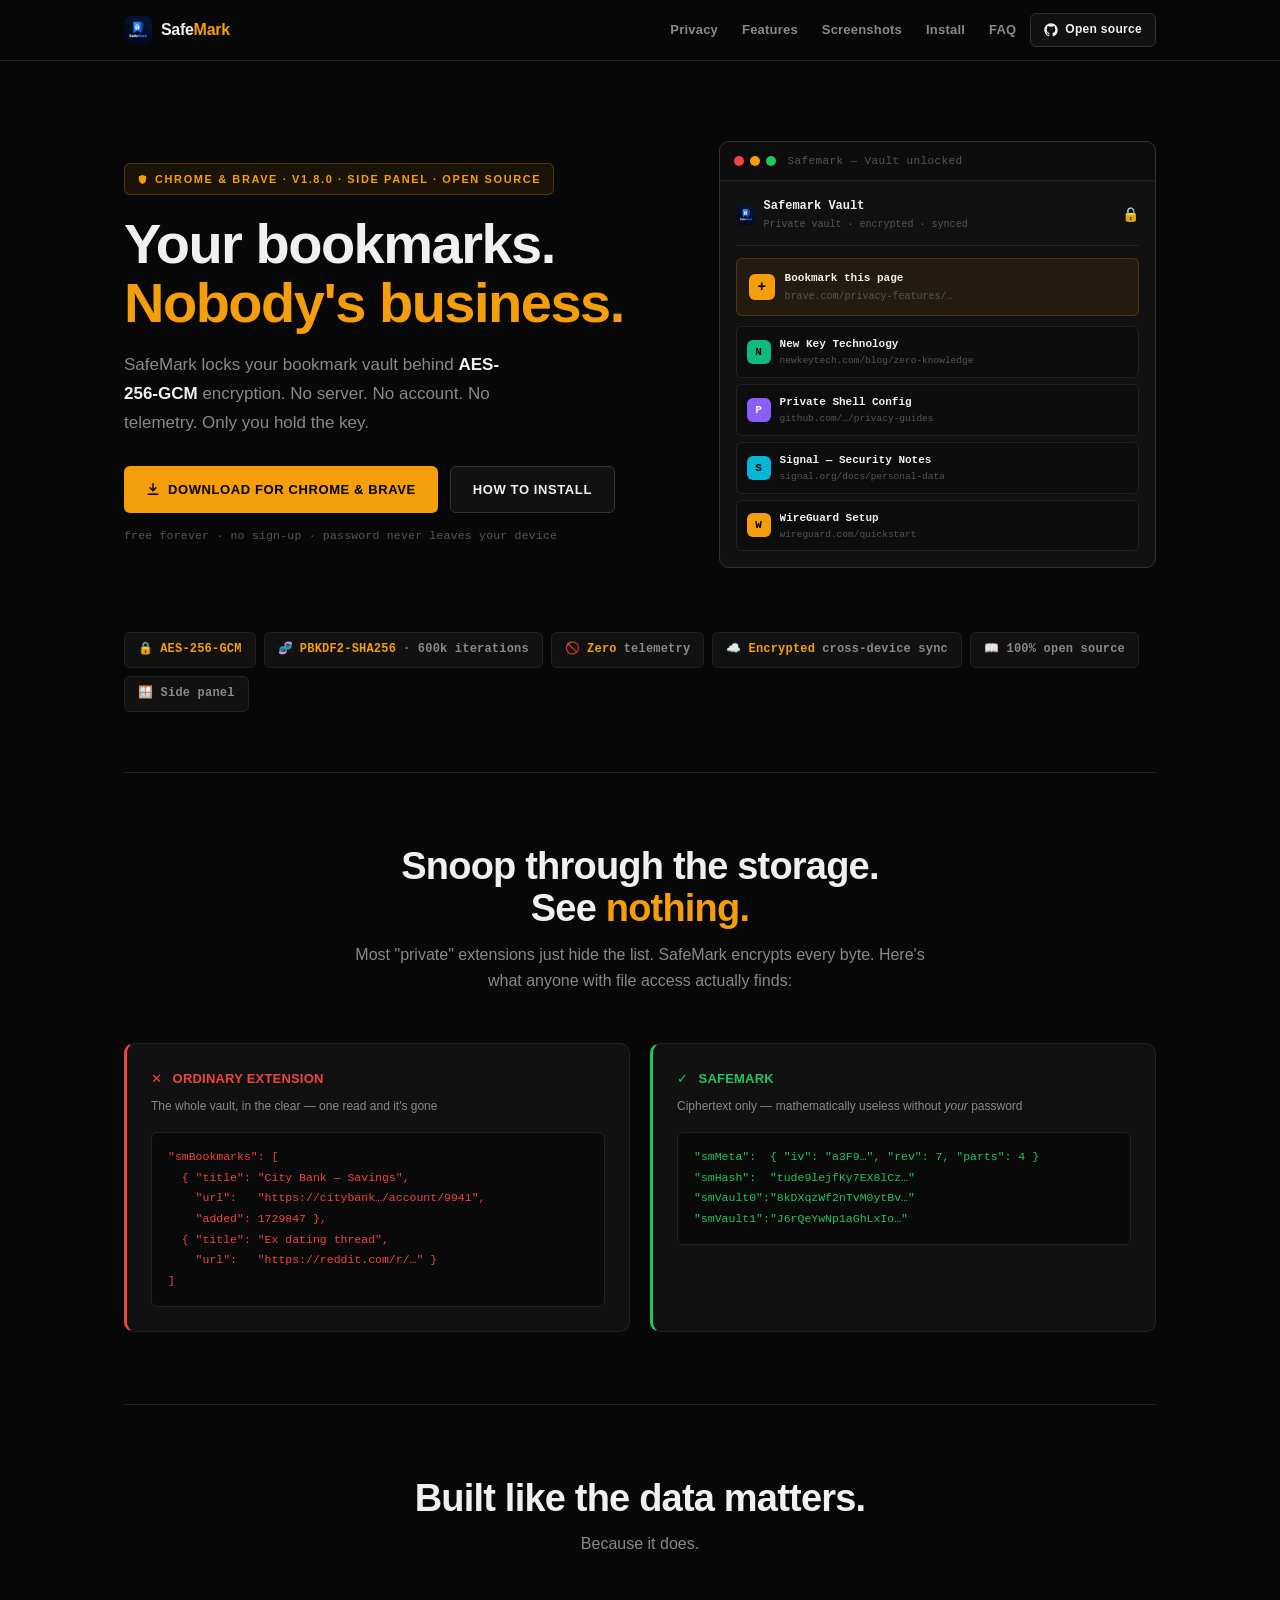
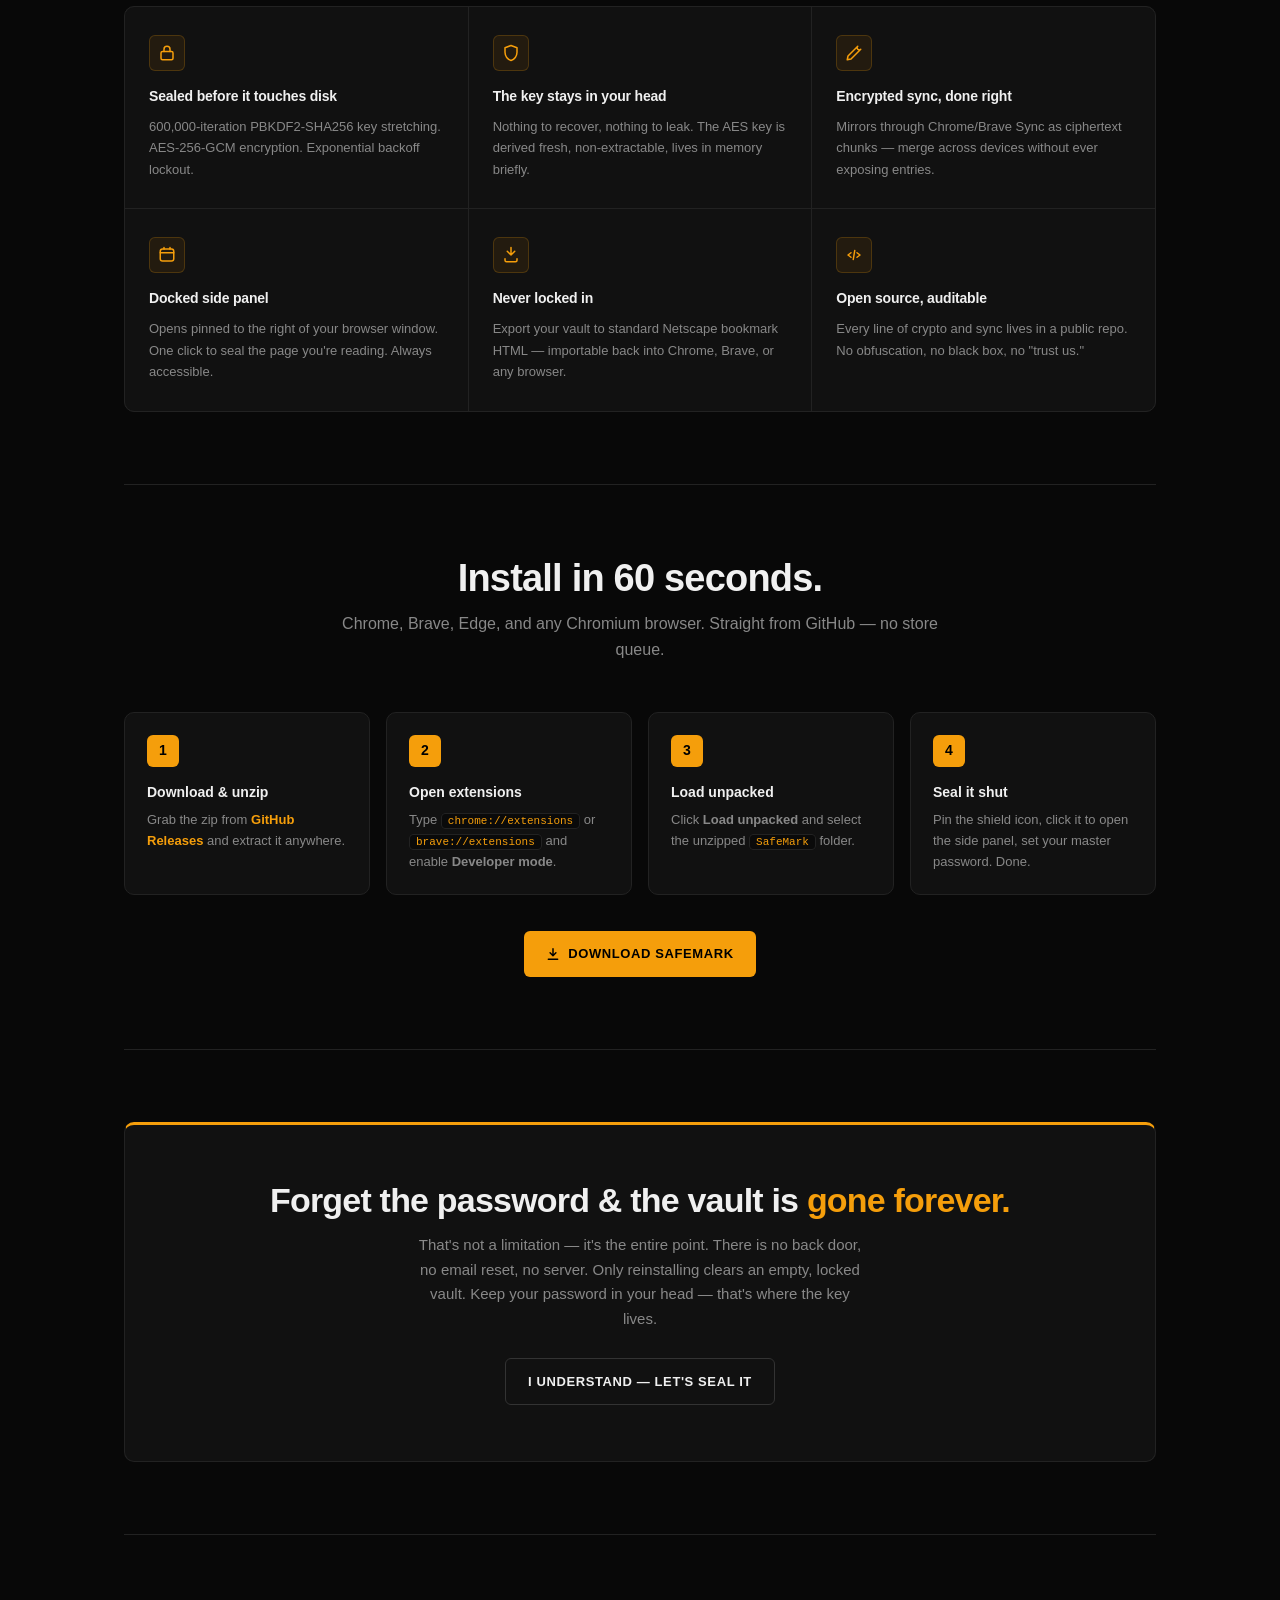
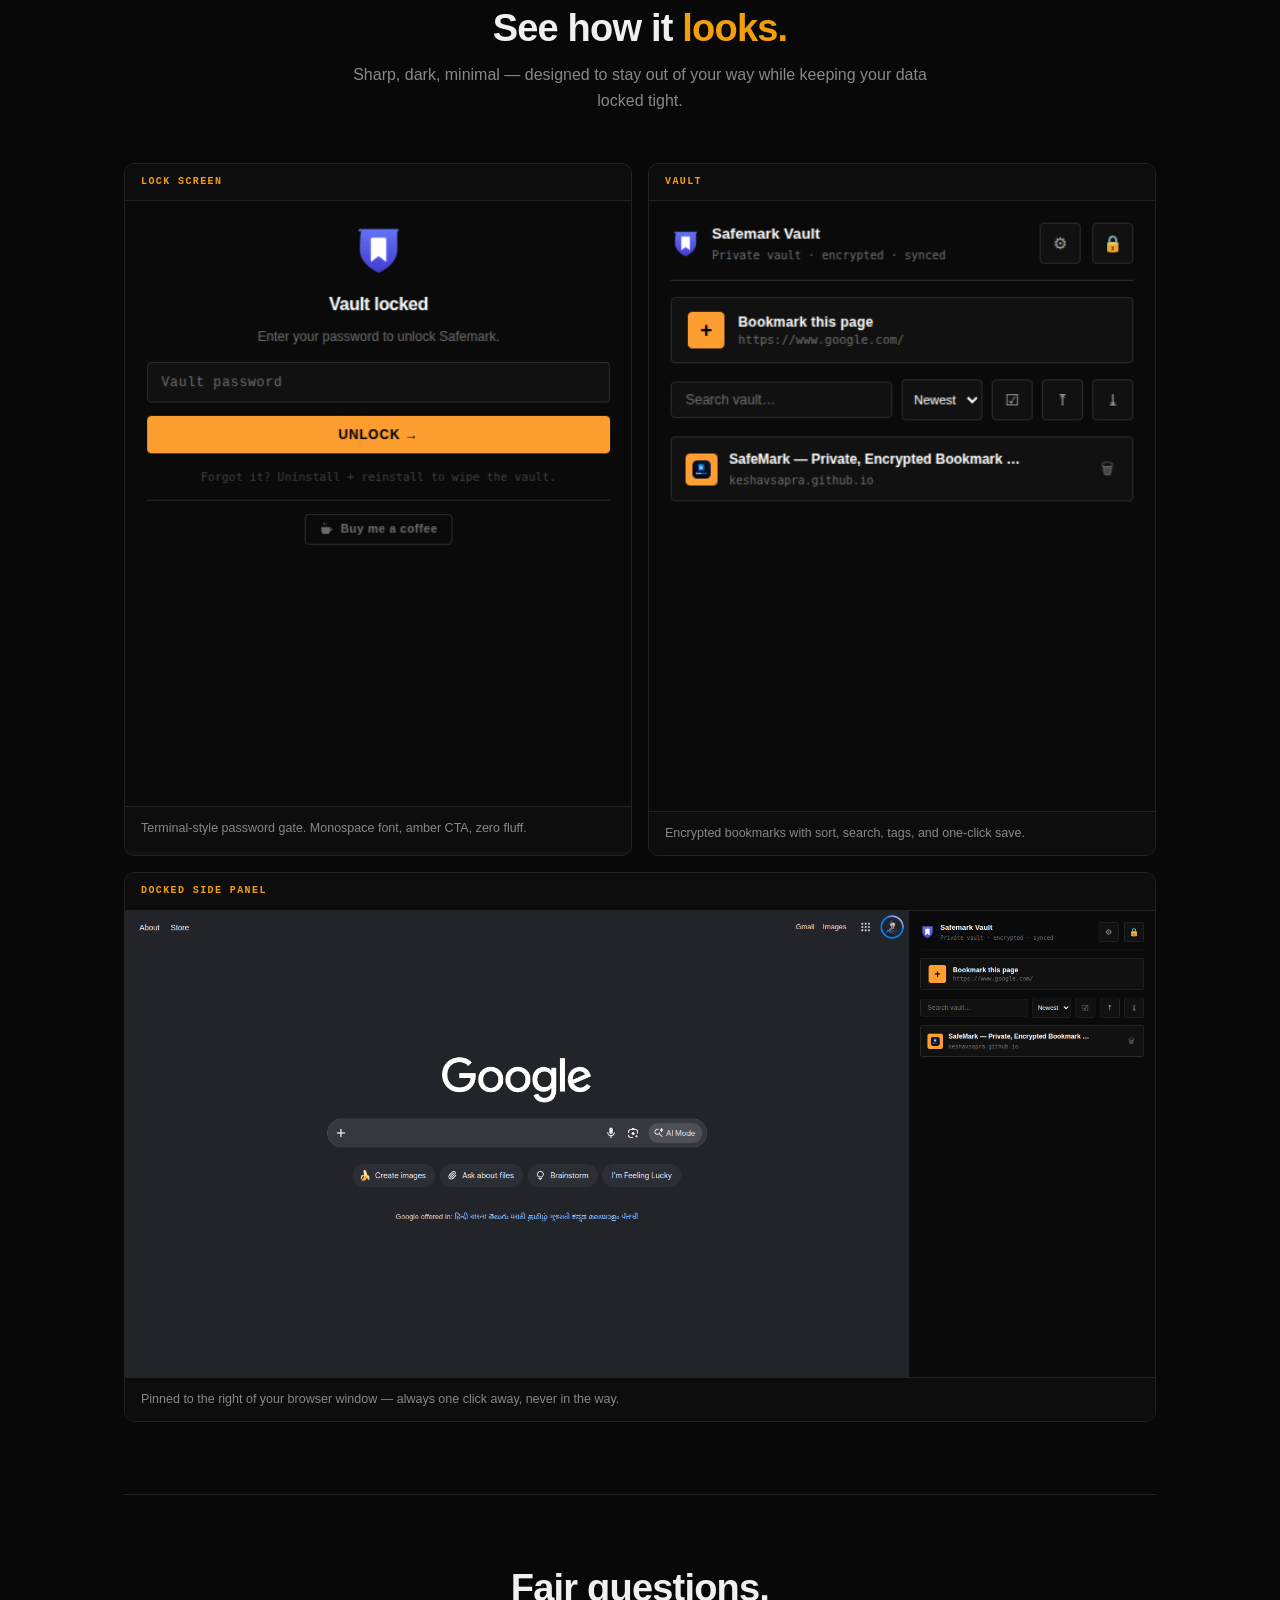
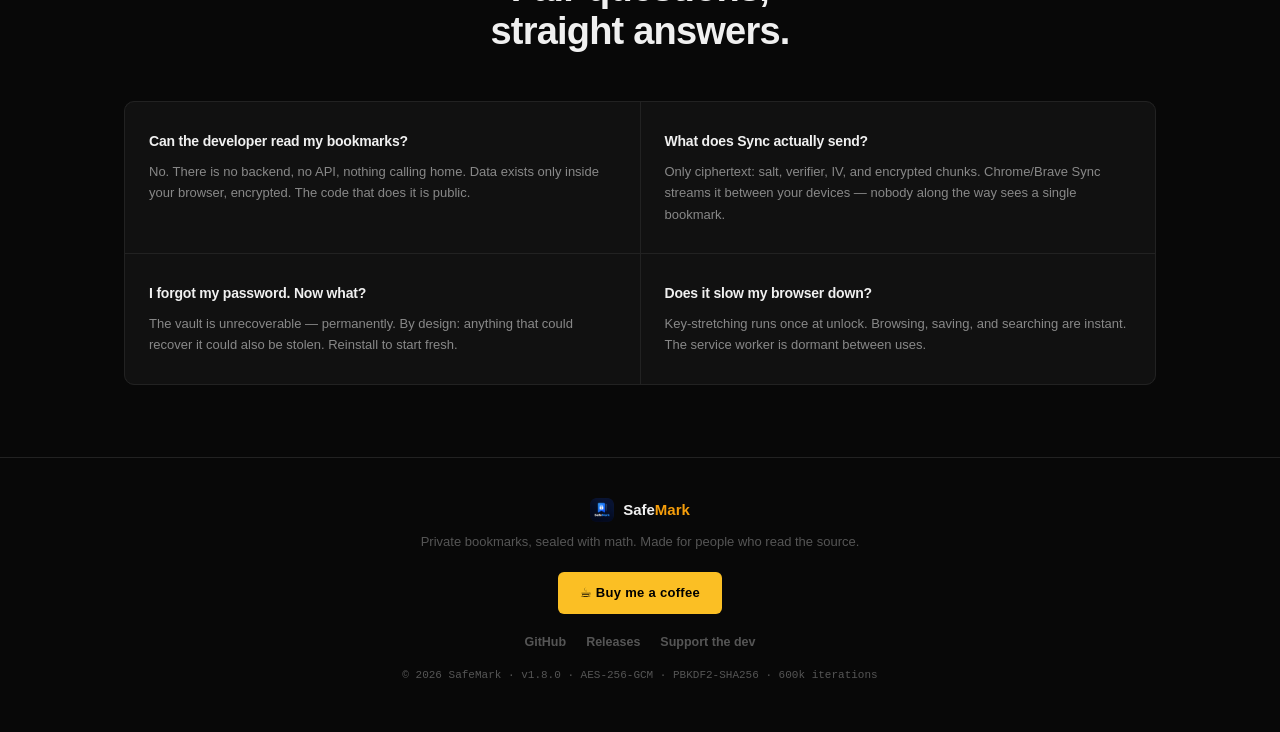
<file: docs/index.html>
<!DOCTYPE html>
<html lang="en">
<head>
<meta charset="utf-8">
<meta name="viewport" content="width=device-width, initial-scale=1">
<title>SafeMark — Private, Encrypted Bookmark Vault</title>
<meta name="description" content="SafeMark seals your bookmarks with AES-256-GCM encryption. Your password never leaves your head. Free, open-source, Chrome & Brave side panel extension.">
<link rel="icon" type="image/png" sizes="64x64" href="assets/favicon-64.png">
<link rel="icon" type="image/png" sizes="32x32" href="assets/favicon-32.png">
<link rel="icon" type="image/png" sizes="16x16" href="assets/favicon-16.png">
<link rel="apple-touch-icon" href="assets/logo-128.png">
<style>
  /* ══════════ SAFEMARK SITE · Hallmark-philosophy design ══════════ */
  :root {
    --bg:      #080808;
    --surface: #111111;
    --surface2:#161616;
    --border:  #222222;
    --border2: #333333;
    --text:    #f0f0f0;
    --muted:   #555555;
    --mid:     #888888;
    --amber:   #F59E0B;
    --amber-d: #D97706;
    --amber-lo:rgba(245,158,11,0.08);
    --green:   #22c55e;
    --red:     #ef4444;
    --r:       6px;
    --r-lg:    10px;
  }

  *, *::before, *::after { box-sizing: border-box; margin: 0; padding: 0; }
  html { scroll-behavior: smooth; }

  body {
    background: var(--bg);
    color: var(--text);
    font: 15px/1.65 "Helvetica Neue", Helvetica, Arial, system-ui, sans-serif;
    -webkit-font-smoothing: antialiased;
    overflow-x: hidden;
  }

  ::selection { background: rgba(245,158,11,0.3); }

  .wrap {
    max-width: 1080px;
    margin: 0 auto;
    padding: 0 24px;
  }

  /* ── NAV ── */
  nav {
    position: sticky;
    top: 0;
    z-index: 50;
    background: rgba(8,8,8,0.95);
    border-bottom: 1px solid var(--border);
  }
  nav .wrap {
    display: flex;
    align-items: center;
    gap: 14px;
    height: 60px;
  }
  .brand {
    display: flex;
    align-items: center;
    gap: 9px;
    font-weight: 800;
    font-size: 16px;
    letter-spacing: -0.3px;
    text-decoration: none;
    color: var(--text);
  }
  .brand img { width: 28px; height: 28px; border-radius: var(--r); }
  .brand b { color: var(--amber); }

  .nav-links {
    margin-left: auto;
    display: flex;
    align-items: center;
    gap: 24px;
  }
  .nav-links a {
    color: var(--mid);
    text-decoration: none;
    font-size: 13px;
    font-weight: 600;
    letter-spacing: 0.2px;
    transition: color 0.15s;
  }
  .nav-links a:hover { color: var(--text); }

  .nav-gh {
    display: flex;
    align-items: center;
    gap: 7px;
    background: var(--surface);
    border: 1px solid var(--border2);
    padding: 6px 13px;
    border-radius: var(--r);
    color: var(--text);
    text-decoration: none;
    font-size: 12px;
    font-weight: 700;
    letter-spacing: 0.3px;
    transition: border-color 0.15s, background 0.15s;
  }
  .nav-gh:hover { border-color: var(--amber); background: var(--surface2); }

  @media (max-width: 720px) { .nav-links { display: none; } }

  /* ── HERO ── */
  .hero {
    display: grid;
    grid-template-columns: 1.1fr 0.9fr;
    gap: 60px;
    align-items: center;
    padding: 80px 0 64px;
  }
  @media (max-width: 900px) {
    .hero { grid-template-columns: 1fr; padding-top: 48px; text-align: center; }
    .hero-right { display: none; }
  }

  .kicker {
    display: inline-flex;
    align-items: center;
    gap: 7px;
    background: var(--amber-lo);
    border: 1px solid rgba(245,158,11,0.25);
    color: var(--amber);
    font-size: 11px;
    font-weight: 800;
    letter-spacing: 1.6px;
    text-transform: uppercase;
    padding: 6px 12px;
    border-radius: var(--r);
    margin-bottom: 20px;
  }

  h1 {
    font-size: clamp(36px, 5vw, 56px);
    line-height: 1.05;
    letter-spacing: -1.5px;
    font-weight: 900;
  }
  h1 .amber { color: var(--amber); }

  .lead {
    color: var(--mid);
    font-size: 17px;
    line-height: 1.7;
    margin: 18px 0 28px;
    max-width: 42ch;
  }
  @media (max-width: 900px) { .lead { margin-inline: auto; } }

  /* CTA buttons */
  .cta { display: flex; gap: 12px; flex-wrap: wrap; }
  @media (max-width: 900px) { .cta { justify-content: center; } }

  .btn {
    display: inline-flex;
    align-items: center;
    gap: 8px;
    padding: 12px 22px;
    border-radius: var(--r);
    font-weight: 700;
    font-size: 13px;
    letter-spacing: 0.6px;
    text-transform: uppercase;
    text-decoration: none;
    transition: background 0.15s, border-color 0.15s, transform 0.12s;
    cursor: pointer;
    border: none;
  }
  .btn:active { transform: scale(0.98); }

  .btn-primary {
    background: var(--amber);
    color: #000;
  }
  .btn-primary:hover { background: var(--amber-d); }

  .btn-ghost {
    background: var(--surface);
    border: 1px solid var(--border2);
    color: var(--text);
  }
  .btn-ghost:hover { border-color: var(--amber); }

  .meta-note {
    margin-top: 14px;
    font-size: 11.5px;
    color: var(--muted);
    font-family: ui-monospace, Menlo, monospace;
    letter-spacing: 0.2px;
  }

  /* ── TERMINAL MOCKUP (right side of hero) ── */
  .terminal {
    background: var(--surface);
    border: 1px solid var(--border2);
    border-radius: var(--r-lg);
    overflow: hidden;
    font-family: ui-monospace, "Cascadia Code", Menlo, monospace;
  }
  .term-bar {
    display: flex;
    align-items: center;
    gap: 6px;
    padding: 10px 14px;
    background: #0d0d0d;
    border-bottom: 1px solid var(--border);
  }
  .term-dot {
    width: 10px; height: 10px;
    border-radius: 50%;
    background: var(--border2);
  }
  .term-dot.r { background: #ef4444; }
  .term-dot.y { background: #F59E0B; }
  .term-dot.g { background: #22c55e; }
  .term-title {
    margin-left: 6px;
    font-size: 11px;
    color: var(--muted);
    letter-spacing: 0.4px;
  }
  .term-body { padding: 16px; }

  /* vault header row */
  .vault-header {
    display: flex;
    align-items: center;
    gap: 8px;
    padding-bottom: 12px;
    border-bottom: 1px solid var(--border);
    margin-bottom: 12px;
  }
  .vault-header img { width: 20px; height: 20px; border-radius: 3px; }
  .vault-title { font-size: 12px; font-weight: 700; color: var(--text); }
  .vault-sub { font-size: 10px; color: var(--muted); }
  .vault-lock { margin-left: auto; font-size: 14px; }

  /* save row */
  .save-row {
    display: flex;
    align-items: center;
    gap: 10px;
    padding: 10px 12px;
    background: var(--amber-lo);
    border: 1px solid rgba(245,158,11,0.2);
    border-radius: var(--r);
    margin-bottom: 10px;
  }
  .save-plus {
    width: 26px; height: 26px;
    background: var(--amber);
    color: #000;
    border-radius: var(--r);
    display: flex;
    align-items: center;
    justify-content: center;
    font-size: 14px;
    font-weight: 800;
    flex-shrink: 0;
  }
  .save-text { display: flex; flex-direction: column; gap: 1px; min-width: 0; }
  .save-text strong { font-size: 11px; font-weight: 700; color: var(--text); }
  .save-text span { font-size: 10px; color: var(--muted); white-space: nowrap; overflow: hidden; text-overflow: ellipsis; }

  /* bookmark items in mockup */
  .bm-list { display: flex; flex-direction: column; gap: 6px; }
  .bm-item {
    display: flex;
    align-items: center;
    gap: 9px;
    padding: 8px 10px;
    background: #0d0d0d;
    border: 1px solid var(--border);
    border-radius: var(--r);
  }
  .bm-av {
    width: 24px; height: 24px;
    border-radius: var(--r);
    display: flex; align-items: center; justify-content: center;
    font-size: 11px; font-weight: 800;
    color: #000;
    flex-shrink: 0;
  }
  .bm-text { min-width: 0; }
  .bm-t { font-size: 11px; font-weight: 600; color: var(--text); white-space: nowrap; overflow: hidden; text-overflow: ellipsis; }
  .bm-u { font-size: 9.5px; color: var(--muted); white-space: nowrap; overflow: hidden; text-overflow: ellipsis; font-family: ui-monospace, monospace; }

  /* ── TRUST STRIP ── */
  .trust {
    display: flex;
    flex-wrap: wrap;
    gap: 8px;
    padding: 0 0 60px;
  }
  .chip {
    display: inline-flex;
    align-items: center;
    gap: 7px;
    background: var(--surface);
    border: 1px solid var(--border);
    border-radius: var(--r);
    padding: 7px 13px;
    font-size: 12px;
    font-weight: 600;
    color: var(--mid);
    font-family: ui-monospace, monospace;
    letter-spacing: 0.2px;
  }
  .chip b { color: var(--amber); }

  /* ── SECTIONS ── */
  section { padding: 72px 0; border-top: 1px solid var(--border); }
  .sec-head { max-width: 600px; margin: 0 auto 48px; text-align: center; }
  h2 {
    font-size: clamp(26px, 3.4vw, 38px);
    letter-spacing: -0.8px;
    font-weight: 900;
    line-height: 1.12;
  }
  h2 .amber { color: var(--amber); }
  .sec-head p { color: var(--mid); margin-top: 12px; font-size: 16px; }

  /* ── CIPHER COMPARISON ── */
  .split {
    display: grid;
    grid-template-columns: 1fr 1fr;
    gap: 20px;
  }
  @media (max-width: 820px) { .split { grid-template-columns: 1fr; } }

  .cipher-card {
    background: var(--surface);
    border: 1px solid var(--border);
    border-left: 3px solid var(--border2);
    border-radius: var(--r-lg);
    padding: 24px;
    min-width: 0;
  }
  .cipher-card.safe { border-left-color: var(--green); }
  .cipher-card.unsafe { border-left-color: var(--red); }

  .cipher-card h3 {
    font-size: 13px;
    font-weight: 800;
    margin-bottom: 4px;
    letter-spacing: 0.2px;
    text-transform: uppercase;
  }
  .cipher-card small { color: var(--mid); font-size: 12px; }

  pre.code {
    margin-top: 14px;
    background: #0a0a0a;
    border: 1px solid var(--border);
    border-radius: var(--r);
    padding: 14px 16px;
    overflow-x: auto;
    font: 11.5px/1.8 ui-monospace, "Cascadia Code", Menlo, monospace;
    color: #22c55e;
  }
  pre.code .bad { color: var(--red); }
  .safe-label { color: var(--green); }
  .unsafe-label { color: var(--red); }

  /* ── FEATURES GRID ── */
  .feat-grid {
    display: grid;
    grid-template-columns: repeat(3, 1fr);
    gap: 1px;
    background: var(--border);
    border: 1px solid var(--border);
    border-radius: var(--r-lg);
    overflow: hidden;
  }
  @media (max-width: 900px) { .feat-grid { grid-template-columns: repeat(2, 1fr); } }
  @media (max-width: 600px) { .feat-grid { grid-template-columns: 1fr; } }

  .feat {
    background: var(--surface);
    padding: 28px 24px;
    transition: background 0.15s;
  }
  .feat:hover { background: var(--surface2); }

  .feat-ico {
    width: 36px; height: 36px;
    border-radius: var(--r);
    background: var(--amber-lo);
    border: 1px solid rgba(245,158,11,0.2);
    display: flex;
    align-items: center;
    justify-content: center;
    margin-bottom: 14px;
  }

  .feat h3 {
    font-size: 14px;
    font-weight: 800;
    margin-bottom: 8px;
    letter-spacing: -0.2px;
  }
  .feat p { color: var(--mid); font-size: 13px; line-height: 1.65; }

  /* ── STEPS ── */
  .steps {
    display: grid;
    grid-template-columns: repeat(4, 1fr);
    gap: 16px;
  }
  @media (max-width: 900px) { .steps { grid-template-columns: repeat(2, 1fr); } }
  @media (max-width: 560px) { .steps { grid-template-columns: 1fr; } }

  .step {
    background: var(--surface);
    border: 1px solid var(--border);
    border-radius: var(--r-lg);
    padding: 22px;
    position: relative;
    transition: border-color 0.15s;
  }
  .step:hover { border-color: var(--amber); }

  .step-n {
    width: 32px; height: 32px;
    border-radius: var(--r);
    background: var(--amber);
    color: #000;
    font-weight: 900;
    font-size: 14px;
    display: flex;
    align-items: center;
    justify-content: center;
    margin-bottom: 14px;
  }
  .step h3 { font-size: 14px; font-weight: 800; margin-bottom: 6px; }
  .step p { color: var(--mid); font-size: 13px; line-height: 1.6; }
  .step code {
    background: #0a0a0a;
    border: 1px solid var(--border);
    padding: 1px 6px;
    border-radius: 4px;
    font: 11px ui-monospace, monospace;
    color: var(--amber);
  }

  /* ── GUARANTEE ── */
  .guarantee {
    text-align: center;
    padding: 56px 30px;
    background: var(--surface);
    border: 1px solid var(--border);
    border-top: 3px solid var(--amber);
    border-radius: var(--r-lg);
  }
  .guarantee h2 { font-size: clamp(24px, 3vw, 34px); }
  .guarantee p { color: var(--mid); max-width: 54ch; margin: 14px auto 26px; font-size: 15px; }

  /* ── FOOTER ── */
  footer {
    border-top: 1px solid var(--border);
    padding: 40px 0 48px;
    text-align: center;
  }
  .foot-brand {
    display: flex;
    align-items: center;
    justify-content: center;
    gap: 9px;
    font-weight: 800;
    font-size: 15px;
    margin-bottom: 8px;
  }
  .foot-brand img { width: 24px; height: 24px; border-radius: var(--r); }
  .foot-brand b { color: var(--amber); }
  footer p { color: var(--muted); font-size: 13px; }

  .bmc {
    display: inline-flex;
    align-items: center;
    gap: 8px;
    margin-top: 20px;
    background: #FBBF24;
    color: #000;
    font-weight: 800;
    font-size: 13px;
    letter-spacing: 0.3px;
    padding: 10px 22px;
    border-radius: var(--r);
    text-decoration: none;
    transition: background 0.15s, transform 0.12s;
  }
  .bmc:hover { background: #F59E0B; }
  .bmc:active { transform: scale(0.98); }

  .foot-links {
    display: flex;
    justify-content: center;
    gap: 20px;
    margin-top: 18px;
  }
  .foot-links a {
    color: var(--muted);
    text-decoration: none;
    font-size: 12.5px;
    font-weight: 600;
    transition: color 0.15s;
  }
  .foot-links a:hover { color: var(--text); }

  /* ── SCREENSHOTS ── */
  .shots-grid {
    display: grid;
    grid-template-columns: 1fr 1fr;
    gap: 16px;
  }
  @media (max-width: 820px) { .shots-grid { grid-template-columns: 1fr; } }

  .shot {
    background: var(--surface);
    border: 1px solid var(--border);
    border-radius: var(--r-lg);
    overflow: hidden;
    display: flex;
    flex-direction: column;
    transition: border-color 0.15s;
  }
  .shot:hover { border-color: var(--amber); }
  .shot-wide {
    grid-column: 1 / -1;
  }
  .shot-label {
    padding: 10px 16px;
    font-size: 10px;
    font-weight: 800;
    text-transform: uppercase;
    letter-spacing: 1.4px;
    color: var(--amber);
    border-bottom: 1px solid var(--border);
    background: #0d0d0d;
    font-family: ui-monospace, monospace;
  }
  .shot img {
    width: 100%;
    display: block;
    object-fit: cover;
    object-position: top;
  }
  .shot-caption {
    padding: 12px 16px;
    font-size: 12.5px;
    color: var(--mid);
    line-height: 1.55;
    border-top: 1px solid var(--border);
    background: #0d0d0d;
  }

  /* ── SCROLL REVEAL ── */
  .rv {
    opacity: 0;
    transform: translateY(18px);
    transition: opacity 0.4s ease, transform 0.4s ease;
  }
  .rv.in { opacity: 1; transform: none; }
</style>
</head>
<body>

<!-- NAV -->
<nav>
  <div class="wrap">
    <a class="brand" href="#">
      <img src="assets/logo-128.png" alt="">
      <span>Safe<b>Mark</b></span>
    </a>
    <div class="nav-links">
      <a href="#privacy">Privacy</a>
      <a href="#features">Features</a>
      <a href="#screenshots">Screenshots</a>
      <a href="#install">Install</a>
      <a href="#faq">FAQ</a>
    </div>
    <a class="nav-gh" href="https://github.com/keshavsapra/SafeMark" target="_blank" rel="noopener">
      <svg width="14" height="14" viewBox="0 0 24 24" fill="currentColor"><path d="M12 .5C5.65.5.5 5.65.5 12c0 5.08 3.29 9.39 7.86 10.91.58.1.79-.25.79-.55v-2.17c-3.2.7-3.87-1.36-3.87-1.36-.52-1.33-1.28-1.68-1.28-1.68-1.04-.72.08-.7.08-.7 1.15.08 1.76 1.19 1.76 1.19 1.03 1.76 2.7 1.25 3.36.96.1-.75.4-1.25.72-1.54-2.55-.29-5.24-1.28-5.24-5.7 0-1.26.45-2.29 1.19-3.1-.12-.29-.52-1.47.11-3.05 0 0 .97-.31 3.17 1.18a11 11 0 0 1 5.78 0c2.2-1.49 3.16-1.18 3.16-1.18.63 1.58.24 2.76.12 3.05.74.81 1.18 1.84 1.18 3.1 0 4.43-2.7 5.4-5.26 5.69.41.36.78 1.06.78 2.14v3.17c0 .3.21.66.8.55A11.51 11.51 0 0 0 23.5 12C23.5 5.65 18.35.5 12 .5z"/></svg>
      Open source
    </a>
  </div>
</nav>

<div class="wrap">

  <!-- HERO -->
  <div class="hero">
    <div>
      <span class="kicker">
        <svg width="11" height="11" viewBox="0 0 24 24" fill="#F59E0B"><path d="M12 2 4 5v6c0 5.05 3.4 9.75 8 11 4.6-1.25 8-5.95 8-11V5l-8-3z"/></svg>
        Chrome &amp; Brave · v1.8.0 · Side Panel · Open Source
      </span>
      <h1>Your bookmarks.<br><span class="amber">Nobody's business.</span></h1>
      <p class="lead">
        SafeMark locks your bookmark vault behind <strong style="color:var(--text)">AES-256-GCM</strong> encryption.
        No server. No account. No telemetry. Only you hold the key.
      </p>
      <div class="cta">
        <a class="btn btn-primary" href="https://github.com/keshavsapra/SafeMark/releases/latest/download/SafeMark.zip">
          <svg width="14" height="14" viewBox="0 0 24 24" fill="none" stroke="currentColor" stroke-width="2.5" stroke-linecap="round" stroke-linejoin="round"><path d="M12 3v12m0 0 5-5m-5 5-5-5M4 21h16"/></svg>
          Download for Chrome &amp; Brave
        </a>
        <a class="btn btn-ghost" href="#install">How to install</a>
      </div>
      <p class="meta-note">free forever · no sign-up · password never leaves your device</p>
    </div>

    <!-- Terminal mockup reflecting new extension design -->
    <div class="hero-right">
      <div class="terminal">
        <div class="term-bar">
          <span class="term-dot r"></span>
          <span class="term-dot y"></span>
          <span class="term-dot g"></span>
          <span class="term-title">Safemark — Vault unlocked</span>
        </div>
        <div class="term-body">
          <div class="vault-header">
            <img src="assets/logo-128.png" alt="">
            <div>
              <div class="vault-title">Safemark Vault</div>
              <div class="vault-sub">Private vault · encrypted · synced</div>
            </div>
            <span class="vault-lock">🔒</span>
          </div>
          <div class="save-row">
            <div class="save-plus">+</div>
            <div class="save-text">
              <strong>Bookmark this page</strong>
              <span>brave.com/privacy-features/…</span>
            </div>
          </div>
          <div class="bm-list">
            <div class="bm-item">
              <div class="bm-av" style="background:#10B981;color:#000">N</div>
              <div class="bm-text">
                <div class="bm-t">New Key Technology</div>
                <div class="bm-u">newkeytech.com/blog/zero-knowledge</div>
              </div>
            </div>
            <div class="bm-item">
              <div class="bm-av" style="background:#8B5CF6;color:#fff">P</div>
              <div class="bm-text">
                <div class="bm-t">Private Shell Config</div>
                <div class="bm-u">github.com/…/privacy-guides</div>
              </div>
            </div>
            <div class="bm-item">
              <div class="bm-av" style="background:#06B6D4;color:#000">S</div>
              <div class="bm-text">
                <div class="bm-t">Signal — Security Notes</div>
                <div class="bm-u">signal.org/docs/personal-data</div>
              </div>
            </div>
            <div class="bm-item">
              <div class="bm-av" style="background:#F59E0B;color:#000">W</div>
              <div class="bm-text">
                <div class="bm-t">WireGuard Setup</div>
                <div class="bm-u">wireguard.com/quickstart</div>
              </div>
            </div>
          </div>
        </div>
      </div>
    </div>
  </div>

  <!-- TRUST STRIP -->
  <div class="trust rv">
    <span class="chip">🔒 <b>AES-256-GCM</b></span>
    <span class="chip">🧬 <b>PBKDF2-SHA256</b> · 600k iterations</span>
    <span class="chip">🚫 <b>Zero</b> telemetry</span>
    <span class="chip">☁️ <b>Encrypted</b> cross-device sync</span>
    <span class="chip">📖 100% open source</span>
    <span class="chip">🪟 Side panel</span>
  </div>

  <!-- PRIVACY SECTION -->
  <section id="privacy">
    <div class="sec-head rv">
      <h2>Snoop through the storage.<br>See <span class="amber">nothing.</span></h2>
      <p>Most "private" extensions just hide the list. SafeMark encrypts every byte. Here's what anyone with file access actually finds:</p>
    </div>
    <div class="split">
      <div class="cipher-card unsafe rv">
        <h3><span class="unsafe-label">✕ &ensp;Ordinary extension</span></h3>
        <small>The whole vault, in the clear — one read and it's gone</small>
        <pre class="code"><span class="bad">"smBookmarks": [
  { "title": "City Bank — Savings",
    "url":   "https://citybank…/account/9941",
    "added": 1729847 },
  { "title": "Ex dating thread",
    "url":   "https://reddit.com/r/…" }
]</span></pre>
      </div>
      <div class="cipher-card safe rv">
        <h3><span class="safe-label">✓ &ensp;SafeMark</span></h3>
        <small>Ciphertext only — mathematically useless without <i>your</i> password</small>
        <pre class="code">"smMeta":  { "iv": "a3F9…", "rev": 7, "parts": 4 }
"smHash":  "tude9lejfKy7EX8lCz…"
"smVault0":"8kDXqzWf2nTvM0ytBv…"
"smVault1":"J6rQeYwNp1aGhLxIo…"</pre>
      </div>
    </div>
  </section>

  <!-- FEATURES SECTION -->
  <section id="features">
    <div class="sec-head rv">
      <h2>Built like the data matters.</h2>
      <p>Because it does.</p>
    </div>
    <div class="feat-grid">
      <div class="feat rv">
        <div class="feat-ico">
          <svg width="18" height="18" viewBox="0 0 24 24" fill="none" stroke="#F59E0B" stroke-width="2" stroke-linecap="round" stroke-linejoin="round"><rect x="4" y="10" width="16" height="11" rx="2"/><path d="M8 10V7a4 4 0 0 1 8 0v3"/></svg>
        </div>
        <h3>Sealed before it touches disk</h3>
        <p>600,000-iteration PBKDF2-SHA256 key stretching. AES-256-GCM encryption. Exponential backoff lockout.</p>
      </div>
      <div class="feat rv">
        <div class="feat-ico">
          <svg width="18" height="18" viewBox="0 0 24 24" fill="none" stroke="#F59E0B" stroke-width="2" stroke-linecap="round" stroke-linejoin="round"><path d="M12 2 4 5v6c0 5.05 3.4 9.75 8 11 4.6-1.25 8-5.95 8-11V5l-8-3z"/></svg>
        </div>
        <h3>The key stays in your head</h3>
        <p>Nothing to recover, nothing to leak. The AES key is derived fresh, non-extractable, lives in memory briefly.</p>
      </div>
      <div class="feat rv">
        <div class="feat-ico">
          <svg width="18" height="18" viewBox="0 0 24 24" fill="none" stroke="#F59E0B" stroke-width="2" stroke-linecap="round" stroke-linejoin="round"><path d="M17 3a2.8 2.8 0 0 0 4 4L8 20l-5 1 1-5z"/></svg>
        </div>
        <h3>Encrypted sync, done right</h3>
        <p>Mirrors through Chrome/Brave Sync as ciphertext chunks — merge across devices without ever exposing entries.</p>
      </div>
      <div class="feat rv">
        <div class="feat-ico">
          <svg width="18" height="18" viewBox="0 0 24 24" fill="none" stroke="#F59E0B" stroke-width="2" stroke-linecap="round" stroke-linejoin="round"><rect x="3" y="4" width="18" height="16" rx="3"/><path d="M3 9h18M8 4V2M16 4V2"/></svg>
        </div>
        <h3>Docked side panel</h3>
        <p>Opens pinned to the right of your browser window. One click to seal the page you're reading. Always accessible.</p>
      </div>
      <div class="feat rv">
        <div class="feat-ico">
          <svg width="18" height="18" viewBox="0 0 24 24" fill="none" stroke="#F59E0B" stroke-width="2" stroke-linecap="round" stroke-linejoin="round"><path d="M12 2v10m0 0 5-5m-5 5-5-5"/><path d="M4 17v2a2 2 0 0 0 2 2h12a2 2 0 0 0 2-2v-2"/></svg>
        </div>
        <h3>Never locked in</h3>
        <p>Export your vault to standard Netscape bookmark HTML — importable back into Chrome, Brave, or any browser.</p>
      </div>
      <div class="feat rv">
        <div class="feat-ico">
          <svg width="18" height="18" viewBox="0 0 24 24" fill="none" stroke="#F59E0B" stroke-width="2" stroke-linecap="round" stroke-linejoin="round"><path d="M8 9l-4 3 4 3M16 9l4 3-4 3M13 6l-2 12"/></svg>
        </div>
        <h3>Open source, auditable</h3>
        <p>Every line of crypto and sync lives in a public repo. No obfuscation, no black box, no "trust us."</p>
      </div>
    </div>
  </section>

  <!-- INSTALL SECTION -->
  <section id="install">
    <div class="sec-head rv">
      <h2>Install in 60 seconds.</h2>
      <p>Chrome, Brave, Edge, and any Chromium browser. Straight from GitHub — no store queue.</p>
    </div>
    <div class="steps">
      <div class="step rv">
        <div class="step-n">1</div>
        <h3>Download &amp; unzip</h3>
        <p>Grab the zip from <a href="https://github.com/keshavsapra/SafeMark/releases" target="_blank" rel="noopener" style="color:var(--amber);text-decoration:none;font-weight:700">GitHub Releases</a> and extract it anywhere.</p>
      </div>
      <div class="step rv">
        <div class="step-n">2</div>
        <h3>Open extensions</h3>
        <p>Type <code>chrome://extensions</code> or <code>brave://extensions</code> and enable <strong>Developer mode</strong>.</p>
      </div>
      <div class="step rv">
        <div class="step-n">3</div>
        <h3>Load unpacked</h3>
        <p>Click <strong>Load unpacked</strong> and select the unzipped <code>SafeMark</code> folder.</p>
      </div>
      <div class="step rv">
        <div class="step-n">4</div>
        <h3>Seal it shut</h3>
        <p>Pin the shield icon, click it to open the side panel, set your master password. Done.</p>
      </div>
    </div>
    <div style="text-align:center;margin-top:36px" class="rv">
      <a class="btn btn-primary" href="https://github.com/keshavsapra/SafeMark/releases/latest/download/SafeMark.zip">
        <svg width="14" height="14" viewBox="0 0 24 24" fill="none" stroke="currentColor" stroke-width="2.5" stroke-linecap="round" stroke-linejoin="round"><path d="M12 3v12m0 0 5-5m-5 5-5-5M4 21h16"/></svg>
        Download SafeMark
      </a>
    </div>
  </section>

  <!-- GUARANTEE SECTION -->
  <section>
    <div class="guarantee rv">
      <h2>Forget the password &amp; the vault is <span class="amber">gone forever.</span></h2>
      <p>That's not a limitation — it's the entire point. There is no back door, no email reset, no server. Only reinstalling clears an empty, locked vault. Keep your password in your head — that's where the key lives.</p>
      <a class="btn btn-ghost" href="#install">I understand — let's seal it</a>
    </div>
  </section>

  <!-- SCREENSHOTS SECTION -->
  <section id="screenshots">
    <div class="sec-head rv">
      <h2>See how it <span class="amber">looks.</span></h2>
      <p>Sharp, dark, minimal — designed to stay out of your way while keeping your data locked tight.</p>
    </div>
    <div class="shots-grid">
      <div class="shot rv">
        <div class="shot-label">Lock screen</div>
        <img src="assets/screenshots/main.png" alt="SafeMark lock screen — password gate" loading="lazy" />
        <p class="shot-caption">Terminal-style password gate. Monospace font, amber CTA, zero fluff.</p>
      </div>
      <div class="shot rv">
        <div class="shot-label">Vault</div>
        <img src="assets/screenshots/bookmarks.png" alt="SafeMark vault with bookmarks" loading="lazy" />
        <p class="shot-caption">Encrypted bookmarks with sort, search, tags, and one-click save.</p>
      </div>
      <div class="shot rv shot-wide">
        <div class="shot-label">Docked side panel</div>
        <img src="assets/screenshots/overview.png" alt="SafeMark docked as a side panel in Chrome" loading="lazy" />
        <p class="shot-caption">Pinned to the right of your browser window — always one click away, never in the way.</p>
      </div>
    </div>
  </section>

  <!-- FAQ SECTION -->
  <section id="faq">
    <div class="sec-head rv"><h2>Fair questions,<br>straight answers.</h2></div>
    <div style="display:grid;grid-template-columns:repeat(2,1fr);gap:1px;background:var(--border);border:1px solid var(--border);border-radius:var(--r-lg);overflow:hidden">
      <div class="feat rv"><h3>Can the developer read my bookmarks?</h3><p>No. There is no backend, no API, nothing calling home. Data exists only inside your browser, encrypted. The code that does it is public.</p></div>
      <div class="feat rv"><h3>What does Sync actually send?</h3><p>Only ciphertext: salt, verifier, IV, and encrypted chunks. Chrome/Brave Sync streams it between your devices — nobody along the way sees a single bookmark.</p></div>
      <div class="feat rv"><h3>I forgot my password. Now what?</h3><p>The vault is unrecoverable — permanently. By design: anything that could recover it could also be stolen. Reinstall to start fresh.</p></div>
      <div class="feat rv"><h3>Does it slow my browser down?</h3><p>Key-stretching runs once at unlock. Browsing, saving, and searching are instant. The service worker is dormant between uses.</p></div>
    </div>
  </section>

</div>

<footer>
  <div class="foot-brand">
    <img src="assets/logo-128.png" alt="">
    <span>Safe<b>Mark</b></span>
  </div>
  <p>Private bookmarks, sealed with math. Made for people who read the source.</p>
  <a class="bmc" href="https://buymeacoffee.com/ar_kenny" target="_blank" rel="noopener">
    ☕ Buy me a coffee
  </a>
  <div class="foot-links">
    <a href="https://github.com/keshavsapra/SafeMark" target="_blank" rel="noopener">GitHub</a>
    <a href="https://github.com/keshavsapra/SafeMark/releases" target="_blank" rel="noopener">Releases</a>
    <a href="https://buymeacoffee.com/ar_kenny" target="_blank" rel="noopener">Support the dev</a>
  </div>
  <p style="margin-top:14px;font-family:ui-monospace,monospace;font-size:11px">
    © 2026 SafeMark · v1.8.0 · AES-256-GCM · PBKDF2-SHA256 · 600k iterations
  </p>
</footer>

<script>
  const io = new IntersectionObserver((es) => {
    es.forEach(e => {
      if (e.isIntersecting) { e.target.classList.add('in'); io.unobserve(e.target); }
    });
  }, { threshold: 0.1 });
  document.querySelectorAll('.rv').forEach((el, i) => {
    el.style.transitionDelay = (i % 3) * 60 + 'ms';
    io.observe(el);
  });
</script>
</body>
</html>
</file>
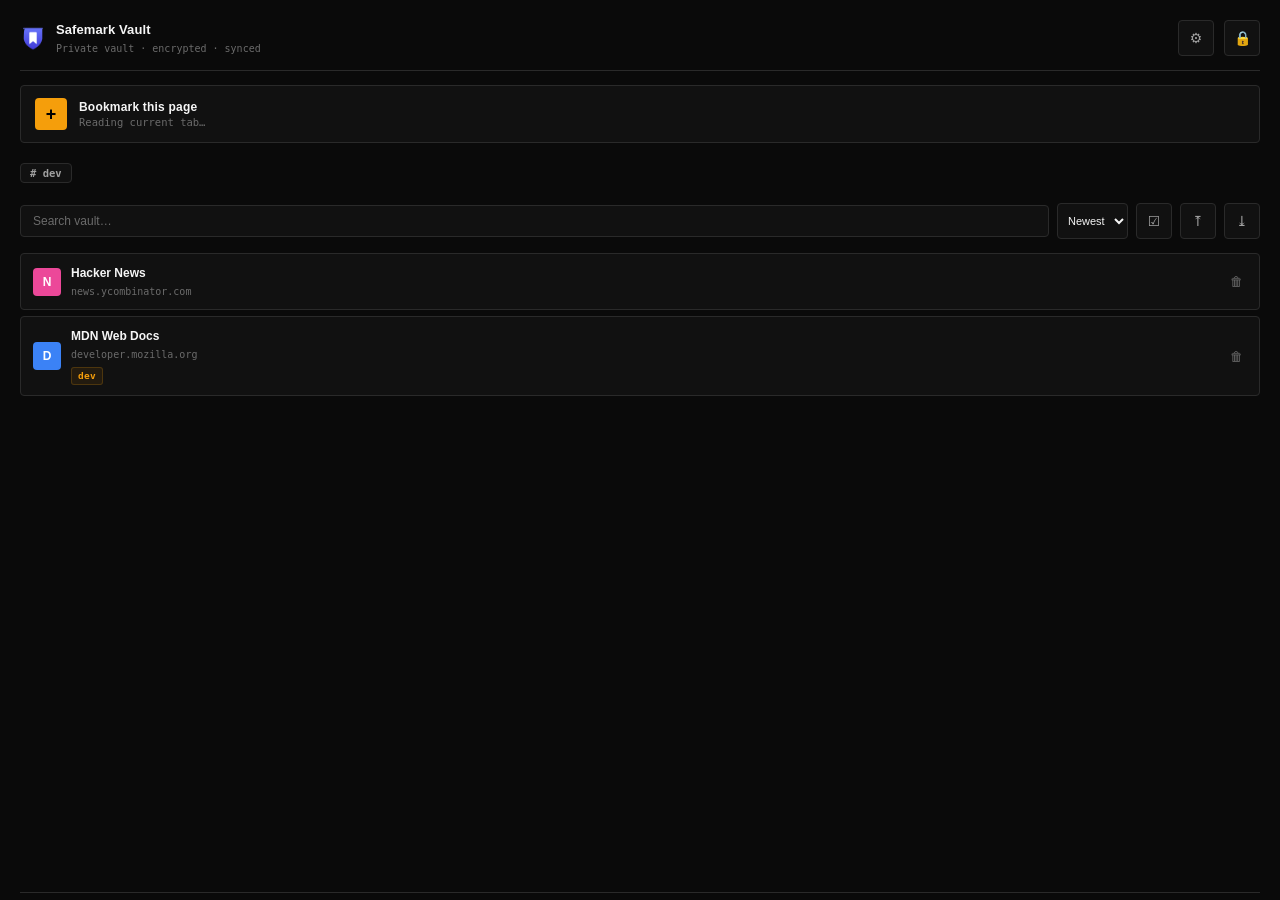
<file: popup.html>
<!DOCTYPE html>
<html lang="en">
<head>
  <meta charset="UTF-8" />
  <title>Safemark</title>
  <link rel="stylesheet" href="popup.css" />
</head>
<body>
<main id="app" class="app">

  <!-- ══════════ VIEW 1 · ONBOARDING WELCOME ══════════ -->
  <section id="view-welcome" class="view hidden">
    <div class="hero">
      <img src="icons/icon128.png" alt="Safemark" class="hero-logo" />
      <h1 class="hero-title">Safemark <span class="accent">Vault</span></h1>
      <p class="hero-tagline">Your bookmarks, locked behind a shield. 🛡️</p>
      <p class="hero-sub">
        Safemark stores pages inside a password-protected private vault —
        completely separate from your normal bookmarks toolbar.
      </p>
      <p class="hero-tip">
        💡 After installing, click the <b>puzzle piece</b> in the toolbar and
        <b>pin Safemark</b> — then click the shield icon to open the vault panel.
      </p>
    </div>
    <div class="dots"><span class="dot active"></span><span class="dot"></span></div>
    <button id="btn-next" class="btn btn-primary">Get Started →</button>
  </section>

  <!-- ══════════ VIEW 2 · ONBOARDING PASSWORD SETUP ══════════ -->
  <section id="view-setup" class="view hidden">
    <h1 class="view-title">Create your vault key</h1>
    <form id="form-setup" autocomplete="off">
      <label class="field">
        <span class="field-label">Password</span>
        <input id="setup-pass" type="password" placeholder="At least 8 characters" minlength="8" required />
      </label>
      <div class="meter"><i id="meter-fill"></i></div>
      <p id="meter-label" class="meter-label"></p>
      <label class="field">
        <span class="field-label">Confirm password</span>
        <input id="setup-pass2" type="password" placeholder="Repeat your password" required />
      </label>
      <p id="setup-error" class="error-msg hidden"></p>
      <div class="warn-box">
        <span class="warn-icon">⚠️</span>
        <span>
          <b>There is no password recovery.</b> If you forget it, the vault
          locks forever. Your key is stretched with 600k PBKDF2 iterations —
          use a <b>passphrase</b>, not a short password.
        </span>
      </div>
      <button type="submit" class="btn btn-primary">Create Vault 🔒</button>
    </form>
  </section>

  <!-- ══════════ VIEW 3 · LOCK GATE ══════════ -->
  <section id="view-gate" class="view hidden">
    <img src="icons/icon128.png" alt="Locked" class="gate-logo" />
    <h1 class="view-title center">Vault locked</h1>
    <p class="gate-sub">Enter your password to unlock Safemark.</p>
    <form id="form-gate" autocomplete="off">
      <input id="gate-pass" type="password" placeholder="Vault password" autofocus />
      <p id="gate-error" class="error-msg hidden"></p>
      <button type="submit" id="btn-unlock" class="btn btn-primary">Unlock →</button>
    </form>
    <button id="btn-passkey-unlock" class="btn btn-ghost passkey-unlock-btn hidden">
      🔑 Use biometric unlock
    </button>
    <p class="recover-hint">Forgot it? Uninstall + reinstall to wipe the vault.</p>
  </section>

  <!-- ══════════ VIEW 4 · UNLOCKED VAULT ══════════ -->
  <section id="view-vault" class="view hidden">
    <header class="vault-head">
      <img src="icons/icon128.png" alt="" class="head-logo" />
      <div class="head-text">
        <h1>Safemark Vault</h1>
        <span class="head-note">Private vault · encrypted · synced</span>
      </div>
      <button id="btn-settings" class="icon-btn" title="Settings">⚙</button>
      <button id="btn-lock" class="icon-btn" title="Lock vault">🔒</button>
    </header>

    <!-- Save row: idle state -->
    <div id="save-row-idle">
      <button id="btn-save-page" class="btn-save">
        <div class="btn-save-icon">+</div>
        <span class="btn-save-text">
          <strong>Bookmark this page</strong>
          <em id="save-page-url">Reading current tab…</em>
        </span>
      </button>
    </div>

    <!-- Save row: edit state (shown after clicking save) -->
    <div id="save-row-edit" class="save-edit hidden">
      <div class="save-edit-head">
        <span class="save-edit-label">New bookmark</span>
        <span id="save-edit-domain" class="save-edit-domain"></span>
      </div>
      <input id="save-title-input" type="text" placeholder="Title…" />
      <input id="save-tag-input" type="text" placeholder="Tags: work, research, later… (optional)" />
      <div class="save-edit-actions">
        <button id="btn-save-confirm" class="btn btn-primary">Save 🔒</button>
        <button id="btn-save-cancel" class="btn btn-ghost">Cancel</button>
      </div>
    </div>

    <!-- Tag filter bar -->
    <div id="tag-filter-bar" class="tag-filter-bar hidden"></div>

    <!-- List toolbar -->
    <div class="list-bar">
      <input id="search" type="search" placeholder="Search vault…" />
      <select id="sort-select" class="sort-select" title="Sort">
        <option value="newest">Newest</option>
        <option value="oldest">Oldest</option>
        <option value="az">A–Z</option>
        <option value="za">Z–A</option>
      </select>
      <button id="btn-select-mode" class="icon-btn" title="Select mode">☑</button>
      <input id="import-file" type="file" accept=".html,.htm" class="hidden" />
      <button id="btn-import" class="icon-btn" title="Import bookmarks HTML">⤒</button>
      <button id="btn-export" class="icon-btn" title="Export bookmarks">⤓</button>
    </div>

    <!-- Bulk action bar (visible in select mode) -->
    <div id="bulk-bar" class="bulk-bar hidden">
      <span id="bulk-count">0 selected</span>
      <button id="btn-bulk-delete" class="btn-danger-sm">Delete selected</button>
      <button id="btn-cancel-select" class="btn-ghost-sm">Cancel</button>
    </div>

    <ul id="bookmark-list" class="bookmark-list"></ul>

    <div id="empty-state" class="empty-state hidden">
      <p class="empty-emoji">🗂️</p>
      <p>Vault is empty. Save your first page above.</p>
    </div>
  </section>

  <!-- ══════════ VIEW 5 · SETTINGS ══════════ -->
  <section id="view-settings" class="view hidden">
    <header class="vault-head">
      <button id="btn-settings-back" class="icon-btn" title="Back">←</button>
      <div class="head-text">
        <h1>Settings</h1>
        <span class="head-note">Vault preferences</span>
      </div>
    </header>

    <!-- Auto-lock -->
    <div class="settings-group">
      <div class="settings-row">
        <div>
          <div class="settings-row-label">Auto-lock after idle</div>
          <div class="settings-row-desc">Clears the AES key from memory automatically</div>
        </div>
        <select id="autolock-select" class="sort-select">
          <option value="0">Never</option>
          <option value="5">5 min</option>
          <option value="15">15 min</option>
          <option value="30">30 min</option>
        </select>
      </div>
      <div class="settings-row">
        <div>
          <div class="settings-row-label">Lock on window blur</div>
          <div class="settings-row-desc">Lock vault when browser window loses focus</div>
        </div>
        <label class="toggle">
          <input type="checkbox" id="blur-lock-toggle" />
          <span class="toggle-track"></span>
        </label>
      </div>
    </div>

    <!-- Change password -->
    <div class="settings-group">
      <div class="settings-group-title">Change Password</div>
      <form id="form-chpass" autocomplete="off">
        <label class="field">
          <span class="field-label">Current password</span>
          <input id="chpass-current" type="password" placeholder="Current password" required />
        </label>
        <label class="field">
          <span class="field-label">New password</span>
          <input id="chpass-new" type="password" placeholder="At least 8 characters" minlength="8" required />
        </label>
        <label class="field">
          <span class="field-label">Confirm new password</span>
          <input id="chpass-confirm" type="password" placeholder="Repeat new password" required />
        </label>
        <p id="chpass-error" class="error-msg hidden"></p>
        <p id="chpass-ok" class="ok-msg hidden">Password changed ✓</p>
        <button type="submit" class="btn btn-primary">Change Password</button>
      </form>
    </div>

    <!-- Biometric / Passkey -->
    <div class="settings-group" id="passkey-section">
      <div class="settings-group-title">Biometric Unlock</div>
      <p class="settings-row-desc">Use fingerprint or Face ID instead of typing your password each time.</p>
      <div id="passkey-enrolled" class="hidden">
        <div class="passkey-enrolled-badge">🔑 Biometric unlock active</div>
        <button id="btn-passkey-remove" class="btn btn-ghost" style="margin-top:10px">Remove biometric unlock</button>
      </div>
      <div id="passkey-not-enrolled">
        <button id="btn-passkey-enroll" class="btn btn-ghost">Enable biometric unlock</button>
      </div>
      <p id="passkey-error" class="error-msg hidden" style="margin-top:8px"></p>
    </div>

    <!-- Vault stats -->
    <div class="settings-group">
      <div class="settings-group-title">Vault Info</div>
      <div class="settings-stat-row"><span>Bookmarks</span><strong id="stat-count">—</strong></div>
      <div class="settings-stat-row"><span>Encryption</span><strong>AES-256-GCM</strong></div>
      <div class="settings-stat-row"><span>Key stretching</span><strong>PBKDF2-SHA256 · 600k</strong></div>
      <div class="settings-stat-row"><span>Version</span><strong>v1.8.0</strong></div>
    </div>
  </section>

  <div id="toast" class="toast hidden"></div>

  <footer class="bmc-footer">
    <a class="bmc" href="https://buymeacoffee.com/ar_kenny" target="_blank" rel="noopener noreferrer">
      <svg class="bmc-cup" viewBox="0 0 24 24" width="13" height="13" aria-hidden="true">
        <path d="M4 9h14v7.5c0 2.2-1.8 4-4 4H8c-2.2 0-4-1.8-4-4V9zm14 1.5h1.5A2.5 2.5 0 0 1 22 13c0 1.4-1.1 2.5-2.5 2.5H18v-2h1.5a.5.5 0 0 0 .5-.5v-1a.5.5 0 0 0-.5-.5H18v-1zM7.2 2.2c.3.2.8.7.8 1.3 0 .8-.5 1.1-.5 1.7 0 .3.2.6.5.9h1.4c-.6-.4-1-.8-1-1.2 0-.9.6-1.2.6-1.9 0-.6-.4-1-.7-1.2l-1.1.4zm3.4 0c.3.2.8.7.8 1.3 0 .8-.5 1.1-.5 1.7 0 .3.2.6.5.9h1.4c-.6-.4-1-.8-1-1.2 0-.9.6-1.2.6-1.9 0-.6-.4-1-.7-1.2l-1.1.4z"/>
      </svg>
      Buy me a coffee
    </a>
  </footer>
</main>
<script src="popup.js"></script>
</body>
</html>
</file>
<file: popup.css>
/* ═════════ Safemark · Hallmark-style UI ═════════ */

:root {
  --bg:       #0a0a0a;
  --surface:  #111111;
  --surface2: #1a1a1a;
  --border:   #2a2a2a;
  --border2:  #333333;
  --text:     #f5f5f5;
  --text-dim: #6b6b6b;
  --text-mid: #a1a1a1;
  --accent:   #F59E0B;
  --accent-d: #D97706;
  --danger:   #ef4444;
  --success:  #22c55e;
  --warn:     #fb923c;
  --r:        4px;
  --r-lg:     8px;
}

*, *::before, *::after { box-sizing: border-box; margin: 0; padding: 0; }

body {
  width: 360px;
  min-height: 480px;
  max-height: 580px;
  overflow: hidden;
  font-family: "Helvetica Neue", Helvetica, Arial, system-ui, sans-serif;
  font-size: 13px;
  line-height: 1.5;
  -webkit-font-smoothing: antialiased;
  color: var(--text);
  background: var(--bg);
}

/* ── panel / side panel mode: fluid ── */
body.panel {
  width: 100%;
  max-height: none;
  height: 100dvh;
  overflow: hidden;
  display: flex;
  flex-direction: column;
}
body.panel .app {
  flex: 1;
  min-height: 0;
  overflow-y: auto;
  overflow-x: hidden;
}
body.panel #view-vault {
  display: flex;
  flex-direction: column;
  height: 100%;
  min-height: 0;
}
body.panel .bookmark-list {
  flex: 1;
  max-height: none;
  min-height: 0;
}
body.panel .bmc-footer { flex-shrink: 0; }

.app {
  padding: 20px;
  min-height: 100%;
}

.view { display: flex; flex-direction: column; gap: 14px; }
.hidden { display: none !important; }

/* ══════════ WELCOME SCREEN ══════════ */
.hero {
  display: flex;
  flex-direction: column;
  align-items: center;
  padding: 28px 0 12px;
  gap: 10px;
}

.hero-logo {
  width: 52px;
  height: 52px;
  image-rendering: crisp-edges;
}

.hero-title {
  font-size: 22px;
  font-weight: 800;
  letter-spacing: -0.5px;
  color: var(--text);
  line-height: 1.1;
}

.hero-title .accent {
  color: var(--accent);
}

.hero-tagline {
  font-size: 12px;
  color: var(--text-mid);
  letter-spacing: 0.3px;
}

.hero-sub {
  font-size: 12px;
  line-height: 1.65;
  color: var(--text-mid);
  text-align: center;
  max-width: 280px;
}

.hero-tip {
  margin-top: 4px;
  padding: 10px 14px;
  background: var(--surface2);
  border: 1px solid var(--border2);
  border-left: 3px solid var(--accent);
  border-radius: var(--r);
  font-size: 11px;
  line-height: 1.6;
  color: var(--text-mid);
  text-align: left;
  width: 100%;
}

.dots { display: flex; justify-content: center; gap: 6px; margin-top: 4px; }
.dot {
  width: 6px; height: 6px;
  border-radius: 50%;
  background: var(--border2);
  border: 1px solid var(--border);
}
.dot.active { background: var(--accent); border-color: var(--accent); }

/* ══════════ TYPOGRAPHY ══════════ */
.view-title {
  font-size: 16px;
  font-weight: 700;
  letter-spacing: -0.3px;
  color: var(--text);
}
.center { text-align: center; }

/* ══════════ FORM ELEMENTS ══════════ */
.field { display: block; }
.field-label {
  display: block;
  font-size: 10px;
  font-weight: 700;
  text-transform: uppercase;
  letter-spacing: 1.2px;
  color: var(--text-dim);
  margin-bottom: 6px;
}

/* Terminal-style password + search inputs */
input[type="password"],
input[type="search"],
input[type="text"] {
  width: 100%;
  background: var(--surface);
  border: 1px solid var(--border);
  border-radius: var(--r);
  color: var(--text);
  font-family: ui-monospace, "Cascadia Code", Menlo, "Courier New", monospace;
  font-size: 13px;
  padding: 10px 12px;
  outline: none;
  transition: border-color 0.12s ease, background 0.12s ease;
  -webkit-text-security: none;
}
input::placeholder { color: var(--text-dim); font-size: 12px; }
input:focus {
  border-color: var(--accent);
  background: var(--surface2);
}
input[type="password"] {
  letter-spacing: 0.05em;
}

#form-setup { display: flex; flex-direction: column; gap: 10px; }
#form-gate  { display: flex; flex-direction: column; gap: 12px; }

/* Password strength meter */
.meter {
  height: 3px;
  background: var(--border);
  border-radius: 2px;
  overflow: hidden;
  margin-top: -6px;
}
.meter i {
  display: block;
  height: 100%;
  width: 0;
  background: var(--danger);
  border-radius: 2px;
  transition: width 0.2s ease, background 0.2s ease;
}
.meter-label {
  font-size: 10px;
  color: var(--text-dim);
  min-height: 14px;
  font-family: ui-monospace, monospace;
  letter-spacing: 0.3px;
}

/* Warning box */
.warn-box {
  display: flex;
  gap: 10px;
  padding: 10px 12px;
  background: rgba(251, 146, 60, 0.08);
  border: 1px solid rgba(251, 146, 60, 0.25);
  border-left: 3px solid var(--warn);
  border-radius: var(--r);
  font-size: 11px;
  line-height: 1.6;
  color: #fed7aa;
}
.warn-icon { flex-shrink: 0; }

.error-msg {
  color: var(--danger);
  font-size: 11.5px;
  font-weight: 600;
  font-family: ui-monospace, monospace;
}
.shake { animation: shake 0.3s ease; }
@keyframes shake {
  0%, 100% { transform: translateX(0); }
  20%, 60% { transform: translateX(-5px); }
  40%, 80% { transform: translateX(5px); }
}

/* ══════════ BUTTONS ══════════ */
.btn {
  border: 0;
  border-radius: var(--r);
  padding: 10px 16px;
  font-size: 12px;
  font-weight: 700;
  font-family: inherit;
  letter-spacing: 0.8px;
  text-transform: uppercase;
  cursor: pointer;
  transition: background 0.1s ease, transform 0.1s ease, opacity 0.1s ease;
  width: 100%;
}
.btn:active { transform: scale(0.98); }

.btn-primary {
  background: var(--accent);
  color: #000;
}
.btn-primary:hover { background: var(--accent-d); }
.btn-primary:disabled { opacity: 0.4; cursor: not-allowed; transform: none; }

.btn-ghost {
  background: var(--surface2);
  color: var(--text-mid);
  border: 1px solid var(--border);
}
.btn-ghost:hover { border-color: var(--border2); color: var(--text); }

/* Save-this-page row */
.btn-save {
  display: flex;
  align-items: center;
  gap: 12px;
  padding: 12px 14px;
  background: var(--surface);
  border: 1px solid var(--border);
  border-radius: var(--r);
  cursor: pointer;
  font-family: inherit;
  color: var(--text);
  text-align: left;
  transition: background 0.1s ease, border-color 0.1s ease;
  width: 100%;
}
.btn-save:hover { background: var(--surface2); border-color: var(--border2); }
.btn-save:active { transform: scale(0.995); }
.btn-save:disabled { opacity: 0.38; cursor: not-allowed; }

.btn-save-icon {
  flex-shrink: 0;
  width: 32px;
  height: 32px;
  background: var(--accent);
  color: #000;
  border-radius: var(--r);
  display: flex;
  align-items: center;
  justify-content: center;
  font-size: 18px;
  font-weight: 700;
  line-height: 1;
}

.btn-save-text { display: flex; flex-direction: column; min-width: 0; gap: 2px; }
.btn-save-text strong {
  font-size: 12px;
  font-weight: 700;
  letter-spacing: 0.2px;
}
.btn-save-text em {
  font-style: normal;
  font-size: 10.5px;
  color: var(--text-dim);
  font-family: ui-monospace, monospace;
  white-space: nowrap;
  overflow: hidden;
  text-overflow: ellipsis;
}

/* Icon buttons */
.icon-btn {
  width: 36px;
  height: 36px;
  border-radius: var(--r);
  font-size: 14px;
  cursor: pointer;
  color: var(--text-mid);
  background: var(--surface);
  border: 1px solid var(--border);
  font-family: inherit;
  display: flex;
  align-items: center;
  justify-content: center;
  flex-shrink: 0;
  transition: background 0.1s ease, color 0.1s ease, border-color 0.1s ease;
}
.icon-btn:hover { background: var(--surface2); color: var(--text); border-color: var(--border2); }
.icon-btn:active { transform: scale(0.95); }

/* ══════════ GATE / LOCK VIEW ══════════ */
.gate-logo {
  width: 48px;
  height: 48px;
  align-self: center;
}

.gate-sub {
  text-align: center;
  font-size: 12px;
  color: var(--text-dim);
  margin-top: -6px;
}

.recover-hint {
  text-align: center;
  font-size: 10.5px;
  color: #3f3f3f;
  font-family: ui-monospace, monospace;
}

/* ══════════ VAULT HEADER ══════════ */
.vault-head {
  display: flex;
  align-items: center;
  gap: 10px;
  padding-bottom: 14px;
  border-bottom: 1px solid var(--border);
  flex-shrink: 0;
}

.head-logo {
  width: 26px;
  height: 26px;
  flex-shrink: 0;
}

.head-text {
  min-width: 0;
  flex: 1;
  display: flex;
  flex-direction: column;
  gap: 1px;
}
.head-text h1 {
  font-size: 13px;
  font-weight: 700;
  letter-spacing: 0.1px;
}
.head-note {
  font-size: 10px;
  color: var(--text-dim);
  font-family: ui-monospace, monospace;
  white-space: nowrap;
  overflow: hidden;
  text-overflow: ellipsis;
}

/* ══════════ SEARCH + LIST TOOLBAR ══════════ */
.list-bar {
  display: flex;
  gap: 8px;
  align-items: center;
  flex-shrink: 0;
}

#search {
  flex: 1;
  padding: 8px 12px;
  font-size: 12px;
  font-family: inherit;
}

/* ══════════ BOOKMARK LIST ══════════ */
.bookmark-list {
  list-style: none;
  overflow-y: auto;
  max-height: 288px;
  display: flex;
  flex-direction: column;
  gap: 6px;
  scrollbar-width: thin;
  scrollbar-color: var(--border2) transparent;
}
.bookmark-list::-webkit-scrollbar { width: 4px; }
.bookmark-list::-webkit-scrollbar-thumb { background: var(--border2); border-radius: 2px; }

/* Each bookmark card */
.bm {
  display: flex;
  align-items: center;
  gap: 10px;
  background: var(--surface);
  border: 1px solid var(--border);
  border-radius: var(--r);
  padding: 10px 12px;
  transition: background 0.1s ease, border-color 0.1s ease;
  animation: slideIn 0.12s ease;
}
.bm:hover { background: var(--surface2); border-color: var(--border2); }

@keyframes slideIn {
  from { opacity: 0; transform: translateY(4px); }
  to   { opacity: 1; transform: translateY(0); }
}

/* Domain avatar — sharp square, hash-colored */
.bm-fav {
  width: 28px;
  height: 28px;
  border-radius: var(--r);
  flex-shrink: 0;
  display: flex;
  align-items: center;
  justify-content: center;
  font-weight: 800;
  font-size: 12px;
  color: #000;
  background: var(--accent);
}
.bm-fav img { width: 16px; height: 16px; border-radius: 2px; }

a.bm-info { text-decoration: none; color: inherit; }
.bm-info { min-width: 0; flex: 1; display: flex; flex-direction: column; gap: 2px; }
.bm-title {
  font-size: 12px;
  font-weight: 600;
  color: var(--text);
  white-space: nowrap;
  overflow: hidden;
  text-overflow: ellipsis;
}
.bm-url {
  font-size: 10px;
  color: var(--text-dim);
  font-family: ui-monospace, monospace;
  white-space: nowrap;
  overflow: hidden;
  text-overflow: ellipsis;
}

.bm-del {
  border: 0;
  background: none;
  cursor: pointer;
  color: var(--text-dim);
  font-size: 13px;
  padding: 4px;
  border-radius: var(--r);
  flex-shrink: 0;
  transition: color 0.1s ease, background 0.1s ease;
  line-height: 1;
}
.bm-del:hover { color: var(--danger); background: rgba(239, 68, 68, 0.1); }

/* Empty state */
.empty-state {
  text-align: center;
  color: var(--text-dim);
  font-size: 12px;
  padding: 40px 0 20px;
  display: flex;
  flex-direction: column;
  align-items: center;
  gap: 8px;
}
.empty-emoji { font-size: 32px; }
.empty-state p {
  font-family: ui-monospace, monospace;
  font-size: 11px;
  letter-spacing: 0.2px;
}

/* ══════════ FOOTER ══════════ */
.bmc-footer {
  display: flex;
  justify-content: center;
  padding-top: 12px;
  margin-top: 12px;
  border-top: 1px solid var(--border);
}

.bmc {
  display: inline-flex;
  align-items: center;
  gap: 6px;
  padding: 5px 12px;
  font-size: 10.5px;
  font-weight: 700;
  letter-spacing: 0.5px;
  color: var(--text-dim);
  text-decoration: none;
  border-radius: var(--r);
  border: 1px solid var(--border);
  background: transparent;
  transition: background 0.1s ease, color 0.1s ease, border-color 0.1s ease;
}
.bmc-cup { fill: currentColor; flex-shrink: 0; }
.bmc:hover { background: #FBBF24; color: #000; border-color: #FBBF24; }

/* ══════════ TOAST ══════════ */
.toast {
  position: fixed;
  left: 50%;
  bottom: 20px;
  transform: translateX(-50%);
  background: var(--surface2);
  border: 1px solid var(--border2);
  color: var(--text);
  font-size: 11.5px;
  font-weight: 600;
  font-family: ui-monospace, monospace;
  padding: 8px 16px;
  border-radius: var(--r-lg);
  white-space: nowrap;
  animation: toastIn 0.15s ease;
  z-index: 999;
}
@keyframes toastIn { from { opacity: 0; bottom: 10px; } }

/* ══════════ PANEL NOTICE ══════════ */
.panel-note {
  display: flex;
  align-items: flex-start;
  gap: 10px;
  margin: 0 0 12px;
  padding: 10px 12px;
  border-radius: var(--r);
  background: rgba(251, 146, 60, 0.07);
  border: 1px solid rgba(251, 146, 60, 0.2);
  border-left: 3px solid var(--warn);
  font-size: 11.5px;
  line-height: 1.55;
  color: #fed7aa;
}
.panel-note .pn-text { min-width: 0; flex: 1; }
.panel-note b { color: #fdba74; }
.panel-note .pn-reason {
  display: block;
  margin: 4px 0;
  font-family: ui-monospace, monospace;
  font-size: 10px;
  color: #c9b9a4;
  word-break: break-word;
}
.panel-note code {
  background: rgba(0,0,0,.4);
  padding: 1px 5px;
  border-radius: 3px;
  font-size: 10px;
}
.panel-note .pn-dismiss {
  flex-shrink: 0;
  width: 22px;
  height: 22px;
  border-radius: var(--r);
  background: rgba(255,255,255,.06);
  border: 1px solid rgba(255,255,255,.12);
  color: #fbbf24;
  cursor: pointer;
  font-size: 11px;
  display: flex;
  align-items: center;
  justify-content: center;
}
.panel-note .pn-dismiss:hover { background: rgba(255,255,255,.14); }


/* ══════════ v1.8.0 · New feature styles ══════════ */

/* ── Save edit form ── */
.save-edit {
  display: flex;
  flex-direction: column;
  gap: 8px;
  padding: 12px 14px;
  background: var(--surface);
  border: 1px solid var(--border);
  border-top: 2px solid var(--accent);
  border-radius: var(--r);
}
.save-edit-head {
  display: flex;
  align-items: center;
  justify-content: space-between;
  margin-bottom: 2px;
}
.save-edit-label {
  font-size: 10px;
  font-weight: 800;
  letter-spacing: 1px;
  text-transform: uppercase;
  color: var(--accent);
}
.save-edit-domain {
  font-size: 10px;
  color: var(--text-dim);
  font-family: ui-monospace, monospace;
}
.save-edit-actions {
  display: flex;
  gap: 8px;
}
.save-edit-actions .btn {
  flex: 1;
  padding: 9px 12px;
  font-size: 11px;
}

/* ── Tag filter bar ── */
.tag-filter-bar {
  display: flex;
  flex-wrap: wrap;
  gap: 6px;
  padding: 6px 0;
}
.tag-chip {
  display: inline-flex;
  align-items: center;
  gap: 4px;
  padding: 3px 9px;
  background: var(--surface);
  border: 1px solid var(--border);
  border-radius: var(--r);
  font-size: 10.5px;
  font-weight: 600;
  color: var(--text-mid);
  cursor: pointer;
  transition: background 0.1s, border-color 0.1s, color 0.1s;
  font-family: ui-monospace, monospace;
}
.tag-chip:hover { border-color: var(--accent); color: var(--accent); }
.tag-chip.active {
  background: rgba(245,158,11,0.1);
  border-color: var(--accent);
  color: var(--accent);
}

/* ── Bookmark tags ── */
.bm-tags {
  display: flex;
  flex-wrap: wrap;
  gap: 4px;
  margin-top: 3px;
}
.bm-tag {
  font-size: 9.5px;
  font-weight: 700;
  padding: 1px 6px;
  background: rgba(245,158,11,0.08);
  border: 1px solid rgba(245,158,11,0.2);
  border-radius: 3px;
  color: var(--accent);
  letter-spacing: 0.3px;
  font-family: ui-monospace, monospace;
}

/* ── Bulk bar ── */
.bulk-bar {
  display: flex;
  align-items: center;
  gap: 8px;
  padding: 8px 12px;
  background: var(--surface);
  border: 1px solid var(--border);
  border-left: 3px solid var(--accent);
  border-radius: var(--r);
  font-size: 11.5px;
  color: var(--text-mid);
}
.bulk-bar #bulk-count { flex: 1; font-family: ui-monospace, monospace; }

.btn-danger-sm {
  padding: 5px 11px;
  background: rgba(239,68,68,0.12);
  border: 1px solid rgba(239,68,68,0.3);
  border-radius: var(--r);
  color: var(--danger);
  font-size: 11px;
  font-weight: 700;
  cursor: pointer;
  transition: background 0.1s;
}
.btn-danger-sm:hover { background: rgba(239,68,68,0.22); }
.btn-danger-sm:disabled { opacity: 0.4; cursor: not-allowed; }

.btn-ghost-sm {
  padding: 5px 11px;
  background: var(--surface2);
  border: 1px solid var(--border);
  border-radius: var(--r);
  color: var(--text-mid);
  font-size: 11px;
  font-weight: 600;
  cursor: pointer;
  transition: background 0.1s;
}
.btn-ghost-sm:hover { color: var(--text); }

/* ── Sort select ── */
.sort-select {
  background: var(--surface);
  border: 1px solid var(--border);
  border-radius: var(--r);
  color: var(--text);
  font-size: 11px;
  font-family: inherit;
  padding: 0 6px;
  height: 36px;
  cursor: pointer;
  outline: none;
  transition: border-color 0.1s;
  flex-shrink: 0;
}
.sort-select:focus { border-color: var(--accent); }
.sort-select option { background: #1a1a1a; }

/* ── Bookmark row extras ── */
.bm { flex-wrap: wrap; }

.bm-actions {
  display: flex;
  align-items: center;
  gap: 3px;
  flex-shrink: 0;
}
.bm-copy, .bm-note-toggle {
  border: 0;
  background: none;
  cursor: pointer;
  color: var(--text-dim);
  font-size: 12px;
  padding: 4px;
  border-radius: var(--r);
  flex-shrink: 0;
  transition: color 0.1s, background 0.1s;
  line-height: 1;
  opacity: 0;
  font-family: inherit;
}
.bm:hover .bm-copy,
.bm:hover .bm-note-toggle { opacity: 1; }
.bm-copy:hover { color: var(--accent); background: rgba(245,158,11,0.1); }
.bm-note-toggle:hover { color: var(--text); background: var(--surface2); }
.bm-note-toggle.has-note { opacity: 1; color: var(--accent); }

/* Checkbox in select mode */
.bm-checkbox-wrap {
  display: none;
  align-items: center;
  justify-content: center;
  flex-shrink: 0;
}
.bm-checkbox-wrap input[type="checkbox"] {
  width: 15px;
  height: 15px;
  accent-color: var(--accent);
  cursor: pointer;
}
body.selecting .bm-checkbox-wrap { display: flex; }
body.selecting .bm-copy,
body.selecting .bm-note-toggle { display: none; }

/* ── Note area ── */
.bm-note-area {
  flex-basis: 100%;
  width: 100%;
  padding: 8px 0 4px;
  border-top: 1px solid var(--border);
  margin-top: 4px;
  display: flex;
  flex-direction: column;
  gap: 6px;
}
.bm-note-text {
  width: 100%;
  background: var(--surface);
  border: 1px solid var(--border);
  border-radius: var(--r);
  color: var(--text);
  font-family: ui-monospace, "Cascadia Code", Menlo, monospace;
  font-size: 11px;
  line-height: 1.55;
  padding: 8px 10px;
  resize: vertical;
  min-height: 60px;
  outline: none;
  transition: border-color 0.1s;
}
.bm-note-text:focus { border-color: var(--accent); }
.bm-note-save {
  align-self: flex-end;
  padding: 4px 12px;
  background: var(--surface2);
  border: 1px solid var(--border2);
  border-radius: var(--r);
  color: var(--text);
  font-size: 10.5px;
  font-weight: 700;
  cursor: pointer;
  font-family: inherit;
  transition: background 0.1s, color 0.1s, border-color 0.1s;
}
.bm-note-save:hover { background: var(--accent); color: #000; border-color: var(--accent); }

/* ── Settings view ── */
#view-settings {
  display: flex;
  flex-direction: column;
  gap: 14px;
}
.settings-group {
  background: var(--surface);
  border: 1px solid var(--border);
  border-radius: var(--r-lg);
  padding: 16px;
  display: flex;
  flex-direction: column;
  gap: 12px;
}
.settings-group-title {
  font-size: 10px;
  font-weight: 800;
  text-transform: uppercase;
  letter-spacing: 1.2px;
  color: var(--text-dim);
}
.settings-row {
  display: flex;
  align-items: center;
  justify-content: space-between;
  gap: 12px;
}
.settings-row-label {
  font-size: 13px;
  font-weight: 600;
  color: var(--text);
}
.settings-row-desc {
  font-size: 11px;
  color: var(--text-dim);
  line-height: 1.5;
  margin-top: 2px;
}
.settings-stat-row {
  display: flex;
  justify-content: space-between;
  align-items: center;
  font-size: 12px;
  color: var(--text-mid);
  padding: 5px 0;
  border-bottom: 1px solid var(--border);
}
.settings-stat-row:last-child { border-bottom: none; }
.settings-stat-row strong { color: var(--text); font-weight: 700; font-family: ui-monospace, monospace; }

.ok-msg { color: var(--success, #22c55e); font-size: 11.5px; font-weight: 600; }

/* Toggle switch */
.toggle {
  position: relative;
  display: inline-block;
  width: 38px;
  height: 22px;
  flex-shrink: 0;
}
.toggle input { opacity: 0; width: 0; height: 0; }
.toggle-track {
  position: absolute;
  inset: 0;
  background: var(--border2);
  border-radius: 11px;
  cursor: pointer;
  transition: background 0.15s;
}
.toggle-track::before {
  content: "";
  position: absolute;
  width: 16px; height: 16px;
  left: 3px; top: 3px;
  background: var(--text-dim);
  border-radius: 50%;
  transition: transform 0.15s, background 0.15s;
}
.toggle input:checked + .toggle-track { background: var(--accent); }
.toggle input:checked + .toggle-track::before { transform: translateX(16px); background: #000; }

/* Passkey */
.passkey-unlock-btn {
  width: 100%;
  font-size: 13px;
  margin-top: 4px;
}
.passkey-enrolled-badge {
  display: flex;
  align-items: center;
  gap: 8px;
  padding: 10px 14px;
  background: rgba(245,158,11,0.08);
  border: 1px solid rgba(245,158,11,0.25);
  border-radius: var(--r);
  font-size: 13px;
  font-weight: 600;
  color: var(--accent);
}

/* ── Panel mode: settings scroll ── */
body.panel #view-settings {
  overflow-y: auto;
  padding-bottom: 16px;
}
</file>
